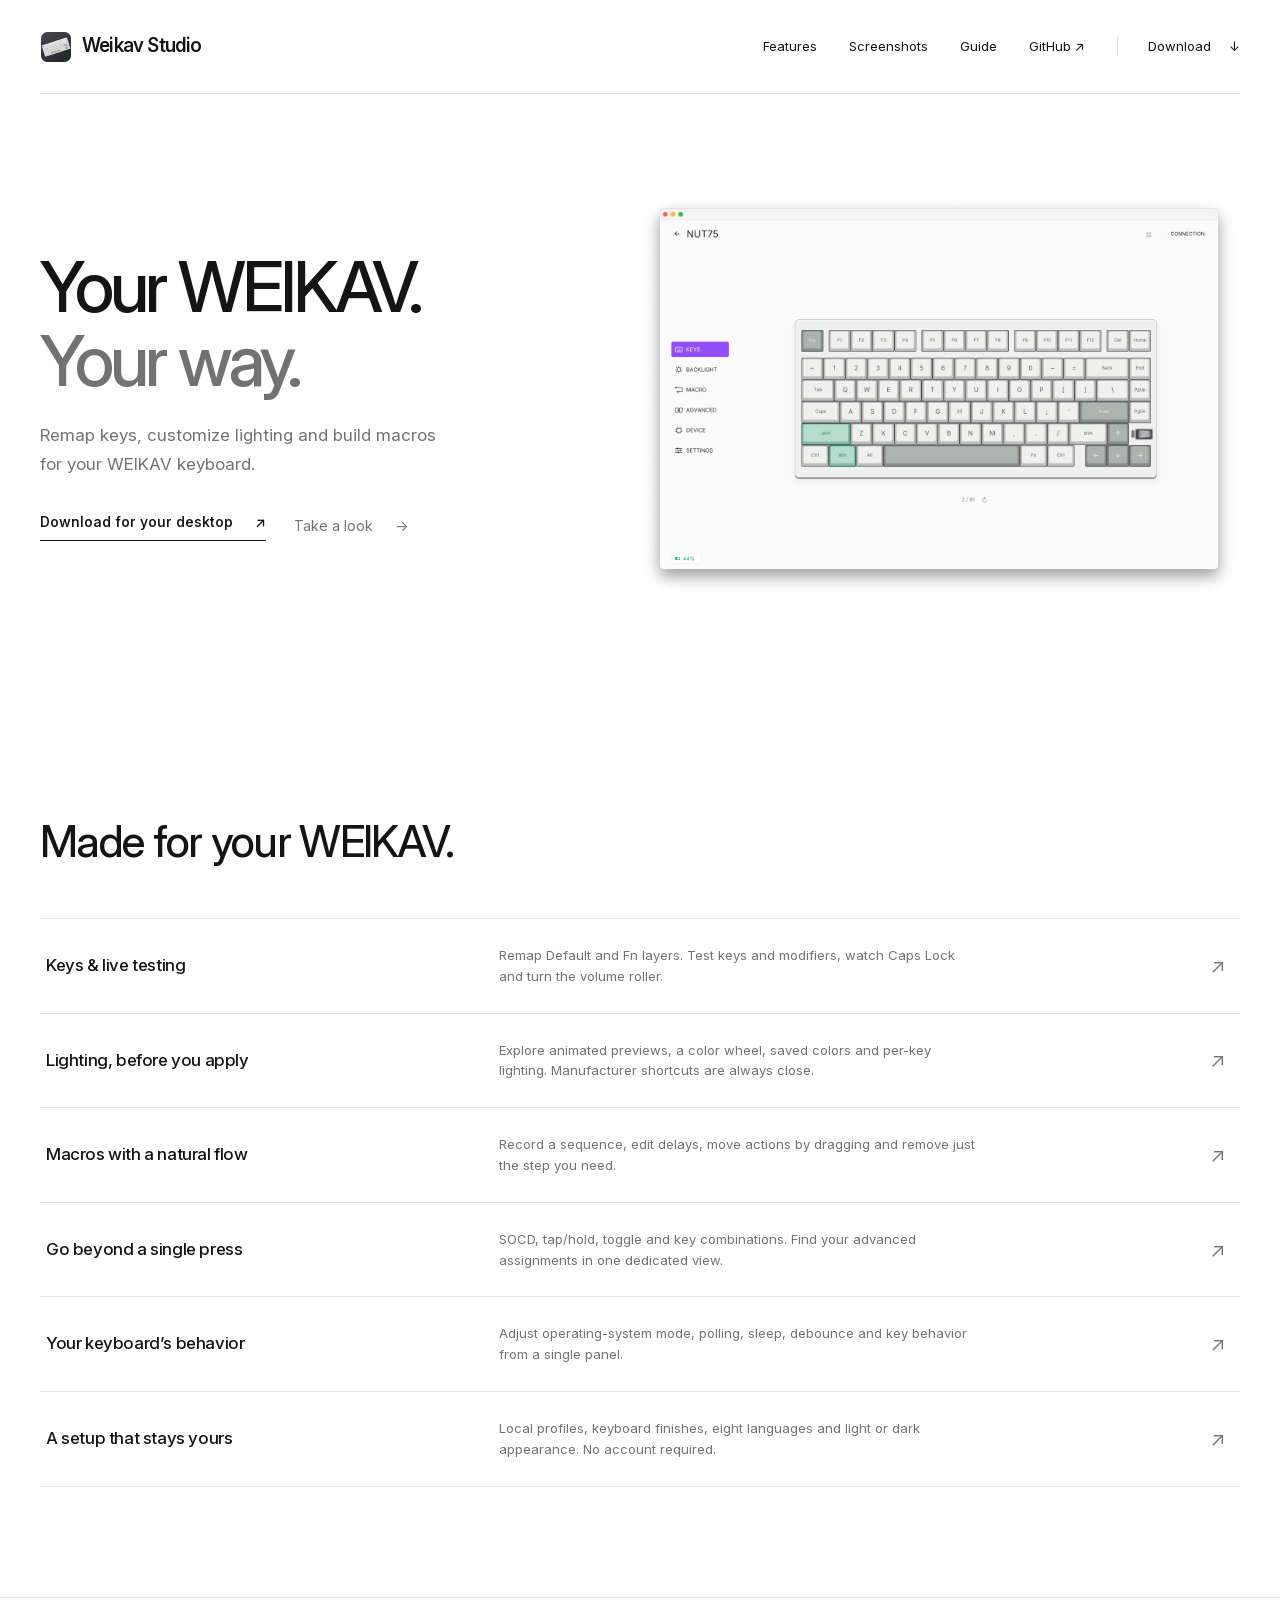
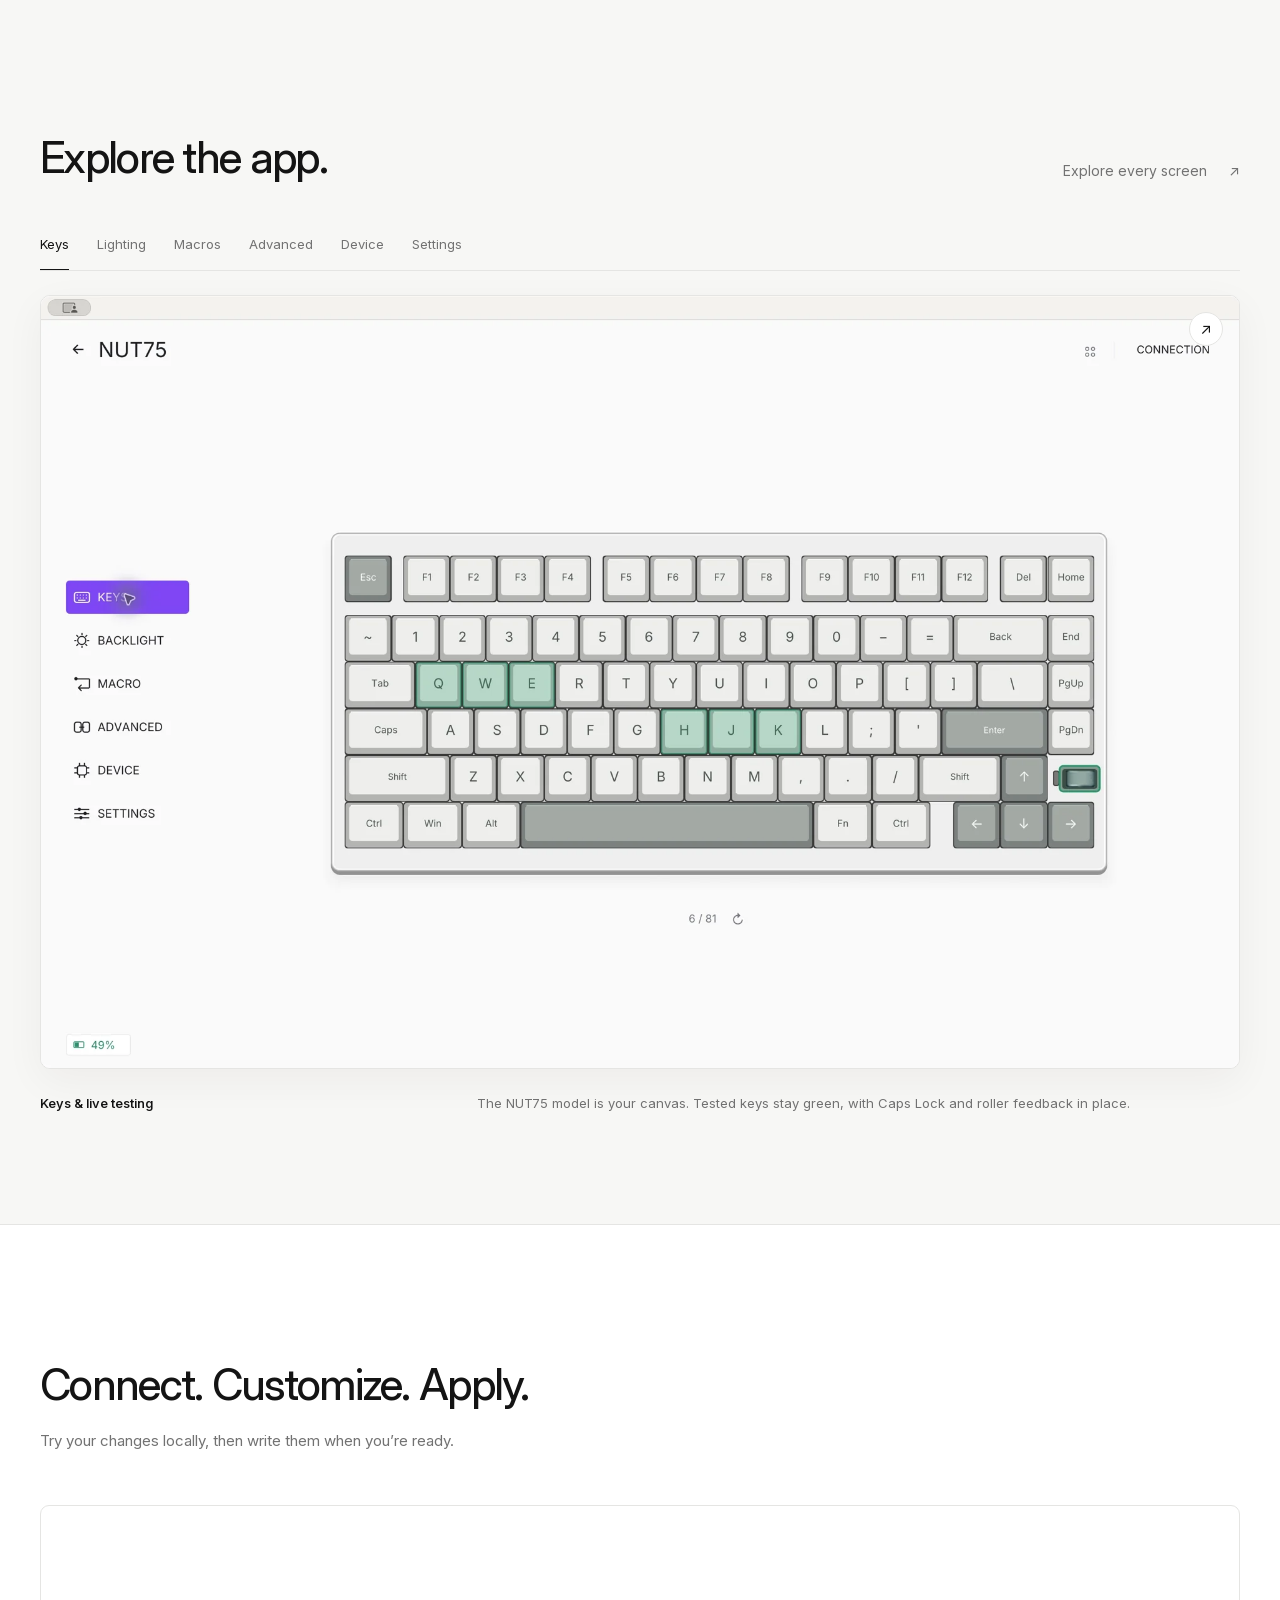
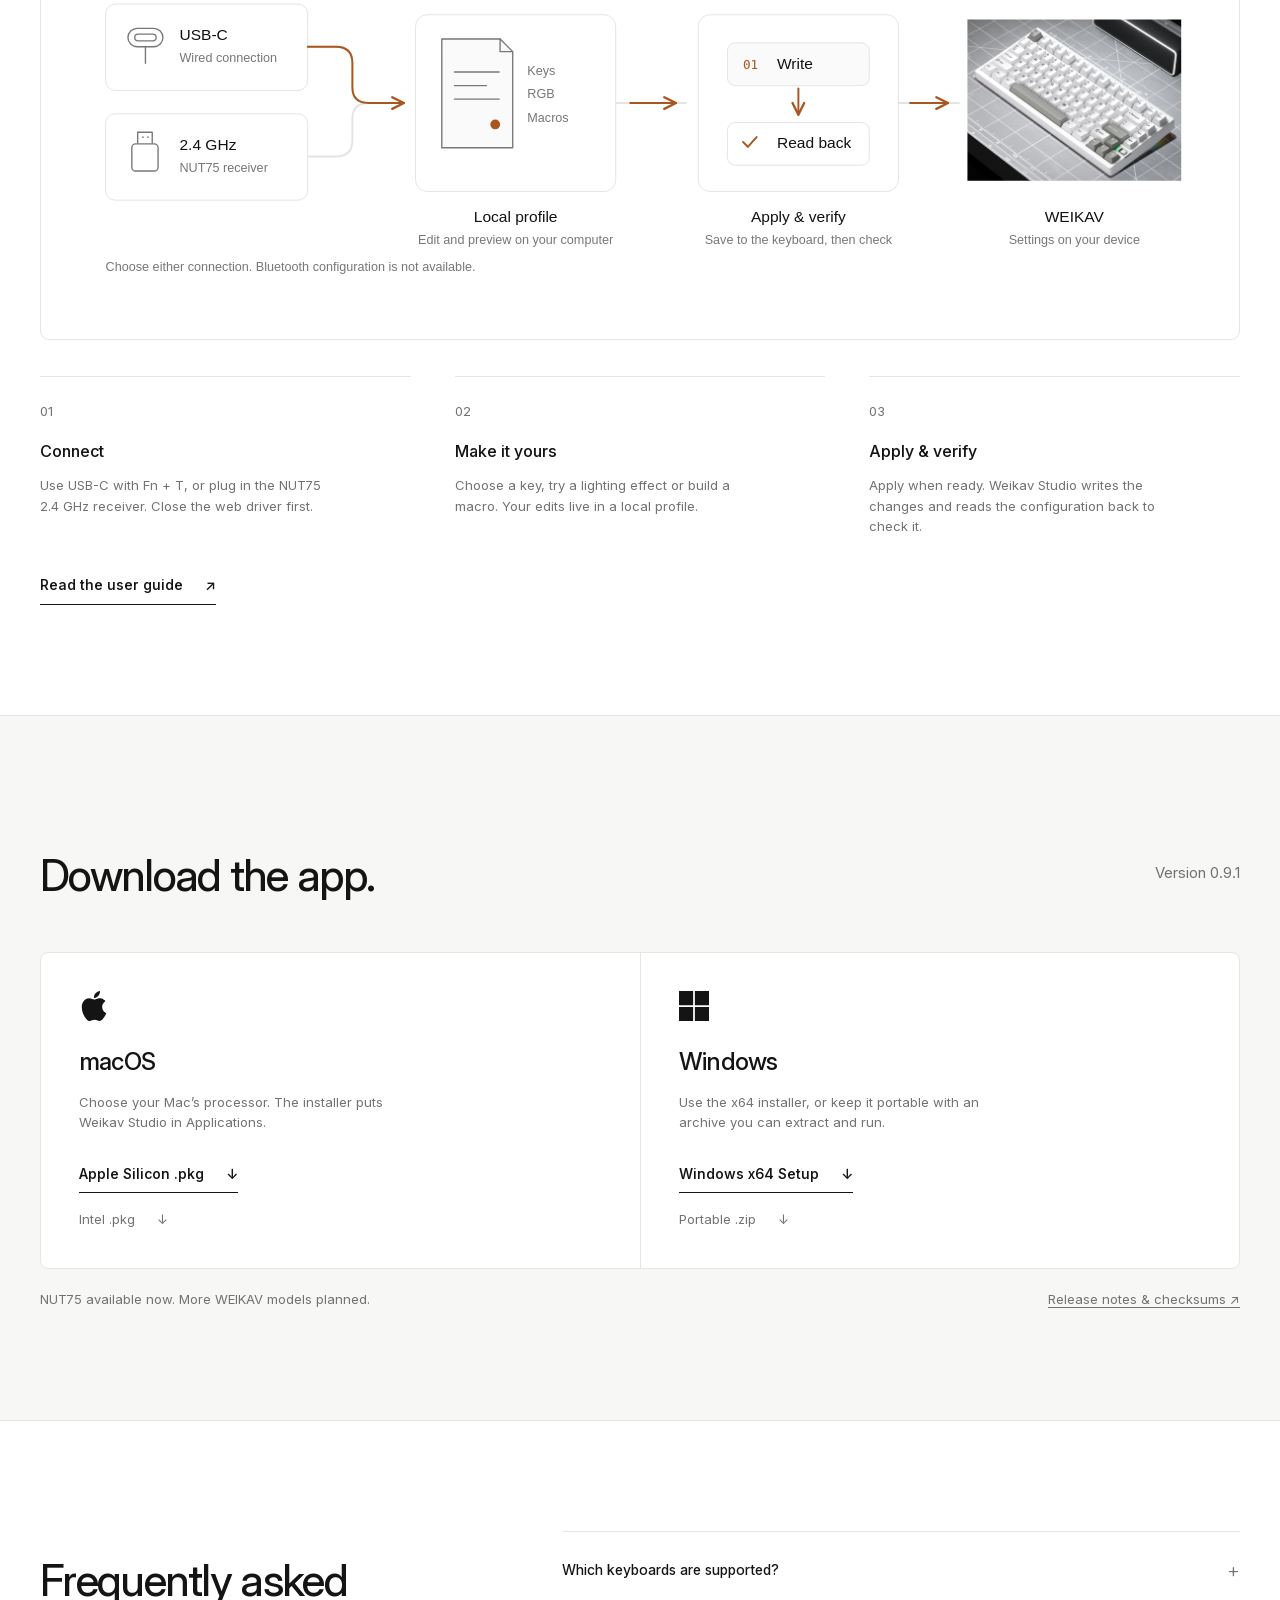
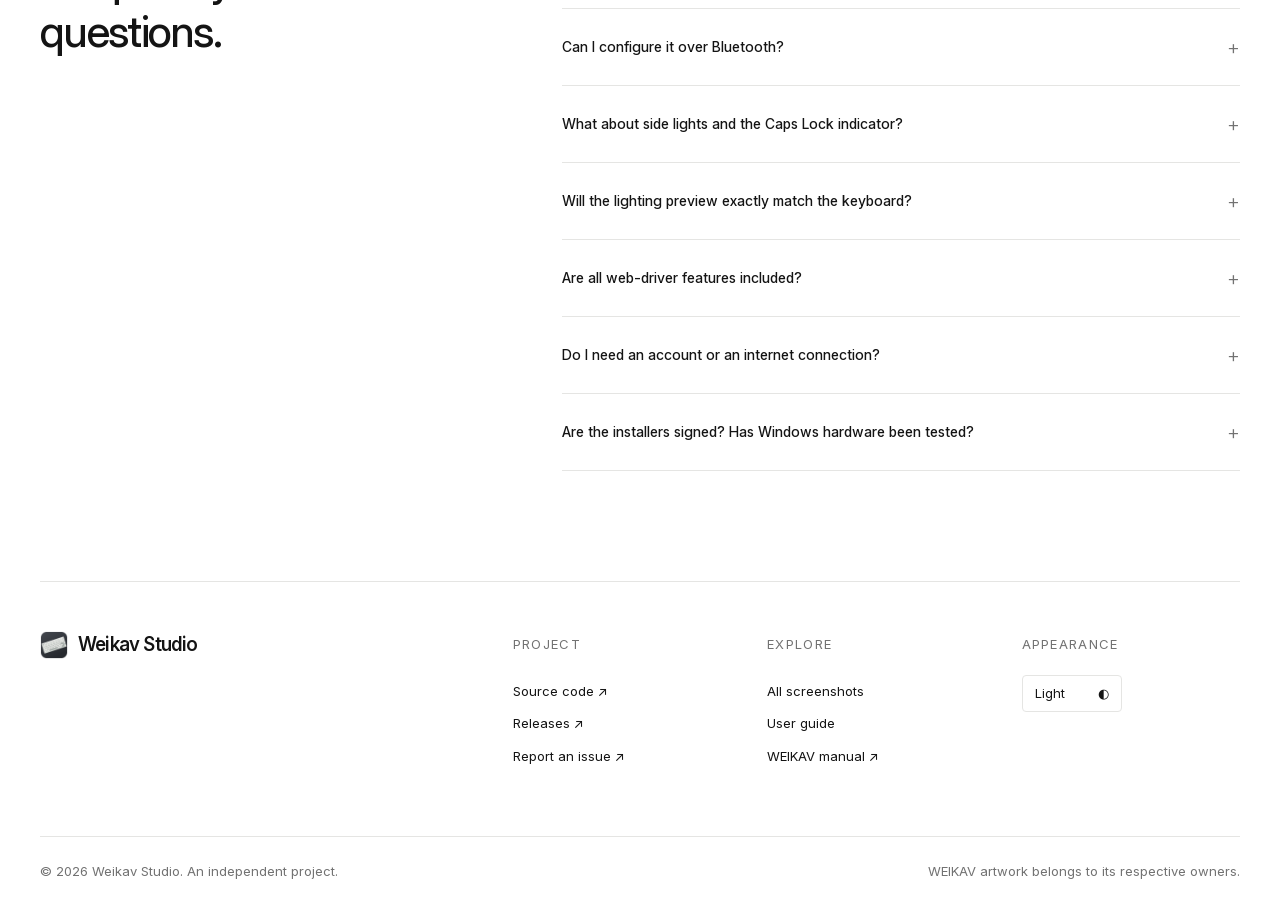
<file: website/index.html>
<!doctype html>
<html lang="en">
<head>
  <meta charset="utf-8"><meta name="viewport" content="width=device-width,initial-scale=1">
  <meta name="theme-color" content="#ffffff"><meta name="description" content="A native desktop companion for WEIKAV keyboards. Customize keys, lighting and macros on macOS and Windows. Starting with NUT75.">
  <meta property="og:title" content="Weikav Studio — Your keyboard. Your way."><meta property="og:description" content="A growing native companion for WEIKAV keyboards on macOS and Windows. NUT75 support is available now."><meta property="og:image" content="https://luongwnv.github.io/weikav-app/assets/screenshots/keys.webp">
  <link rel="icon" href="assets/app-icon.png"><link rel="stylesheet" href="styles.css"><title>Weikav Studio — Your keyboard. Your way.</title>
</head>
<body>
<a class="skip" href="#main">Skip to content</a>
<header class="nav wrap"><a class="brand" href="#"><img src="assets/app-icon.png" alt="" width="32" height="32">Weikav Studio</a><button class="menu-toggle" aria-label="Toggle navigation" aria-expanded="false">Menu <span>+</span></button><nav aria-label="Main navigation"><a href="#features">Features</a><a href="#screenshots">Screenshots</a><a href="#guide">Guide</a><a href="https://github.com/luongwnv/Weikav-Keyboard-Application" target="_blank" rel="noopener">GitHub ↗</a><a class="nav-download" href="#download">Download <span>↓</span></a></nav></header>
<main id="main">
<section class="hero wrap">
 <div class="hero-copy"><h1>Your WEIKAV.<br><span>Your way.</span></h1><p>Remap keys, customize lighting and build macros for your WEIKAV keyboard.</p><div class="hero-actions"><a class="arrow-link" href="#download">Download for your desktop <span>↗</span></a><a class="quiet-link" href="#screenshots">Take a look <span>→</span></a></div></div>
 <div class="hero-art"><img class="hero-screenshot" src="assets/screenshots/hero-keys.png" alt="Weikav Studio Keys screen showing the WEIKAV NUT75 and tested keys" fetchpriority="high"></div>
</section>

<section id="features" class="section wrap">
 <div class="section-heading"><h2>Made for your WEIKAV.</h2></div>
 <div class="feature-table">
  <a href="#screenshots" data-view="keys"><h3>Keys & live testing</h3><p>Remap Default and Fn layers. Test keys and modifiers, watch Caps Lock and turn the volume roller.</p><span class="feature-arrow">↗</span></a>
  <a href="#screenshots" data-view="lighting-effects"><h3>Lighting, before you apply</h3><p>Explore animated previews, a color wheel, saved colors and per-key lighting. Manufacturer shortcuts are always close.</p><span class="feature-arrow">↗</span></a>
  <a href="#screenshots" data-view="macros"><h3>Macros with a natural flow</h3><p>Record a sequence, edit delays, move actions by dragging and remove just the step you need.</p><span class="feature-arrow">↗</span></a>
  <a href="#screenshots" data-view="advanced-keys"><h3>Go beyond a single press</h3><p>SOCD, tap/hold, toggle and key combinations. Find your advanced assignments in one dedicated view.</p><span class="feature-arrow">↗</span></a>
  <a href="#screenshots" data-view="device-settings"><h3>Your keyboard’s behavior</h3><p>Adjust operating-system mode, polling, sleep, debounce and key behavior from a single panel.</p><span class="feature-arrow">↗</span></a>
  <a href="#screenshots" data-view="settings"><h3>A setup that stays yours</h3><p>Local profiles, keyboard finishes, eight languages and light or dark appearance. No account required.</p><span class="feature-arrow">↗</span></a>
 </div>
</section>
<section id="screenshots" class="section gallery-section">
 <div class="wrap"><div class="section-heading horizontal"><div><h2>Explore the app.</h2></div><a class="quiet-link" href="screenshots.html">Explore every screen <span>↗</span></a></div>
 <div class="gallery-tabs" role="tablist" aria-label="App screens"><button role="tab" data-screen="keys" aria-selected="true">Keys</button><button role="tab" data-screen="lighting-effects" aria-selected="false">Lighting</button><button role="tab" data-screen="macros" aria-selected="false">Macros</button><button role="tab" data-screen="advanced-keys" aria-selected="false">Advanced</button><button role="tab" data-screen="device-settings" aria-selected="false">Device</button><button role="tab" data-screen="settings" aria-selected="false">Settings</button></div>
 <div class="gallery-frame"><button class="expand-shot" aria-label="Enlarge screenshot">↗</button><img id="main-shot" src="assets/screenshots/keys.webp" alt="Keys and live keyboard testing" loading="lazy"></div><div class="gallery-caption"><span id="shot-title">Keys & live testing</span><p id="shot-description">The NUT75 model is your canvas. Tested keys stay green, with Caps Lock and roller feedback in place.</p></div></div>
</section>
<section id="guide" class="section wrap"><div class="section-heading"><h2>Connect. Customize. Apply.</h2><p>Try your changes locally, then write them when you’re ready.</p></div><div class="flow-frame"><img src="assets/connection-flow.svg" alt="USB-C or 2.4 GHz connects to a local profile; Apply writes the configuration and reads it back to verify" loading="lazy"></div><div class="steps"><article><span>01</span><h3>Connect</h3><p>Use USB-C with Fn + T, or plug in the NUT75 2.4 GHz receiver. Close the web driver first.</p></article><article><span>02</span><h3>Make it yours</h3><p>Choose a key, try a lighting effect or build a macro. Your edits live in a local profile.</p></article><article><span>03</span><h3>Apply & verify</h3><p>Apply when ready. Weikav Studio writes the changes and reads the configuration back to check it.</p></article></div><a class="arrow-link" href="https://github.com/luongwnv/Weikav-Keyboard-Application#readme">Read the user guide <span>↗</span></a></section>
<section id="download" class="section download-section"><div class="wrap"><div class="section-heading horizontal"><div><h2>Download the app.</h2></div><p class="version-label">Version 0.9.1</p></div><div class="download-grid"><article><svg class="platform-mark" viewBox="0 0 24 24" aria-hidden="true"><path d="M12.152 6.896c-.948 0-2.415-1.078-3.96-1.04-2.04.027-3.91 1.183-4.961 3.014-2.117 3.675-.546 9.103 1.519 12.09 1.013 1.454 2.208 3.09 3.792 3.039 1.52-.065 2.09-.987 3.935-.987 1.831 0 2.35.987 3.96.948 1.637-.026 2.676-1.48 3.676-2.948 1.156-1.688 1.636-3.325 1.662-3.415-.039-.013-3.182-1.221-3.22-4.857-.026-3.04 2.48-4.494 2.597-4.559-1.429-2.09-3.623-2.324-4.39-2.376-2-.156-3.675 1.09-4.61 1.09zM15.53 3.83c.843-1.012 1.4-2.427 1.245-3.83-1.207.052-2.662.805-3.532 1.818-.78.896-1.454 2.338-1.273 3.714 1.338.104 2.715-.688 3.559-1.701"/></svg><h3>macOS</h3><p>Choose your Mac’s processor. The installer puts Weikav Studio in Applications.</p><a class="arrow-link" data-download="mac-arm" href="https://github.com/luongwnv/Weikav-Keyboard-Application/releases/download/v0.9.1/Weikav-Studio-0.9.1-macOS-AppleSilicon.pkg">Apple Silicon .pkg <span>↓</span></a><a class="quiet-link" data-download="mac-intel" href="https://github.com/luongwnv/Weikav-Keyboard-Application/releases/download/v0.9.1/Weikav-Studio-0.9.1-macOS-Intel.pkg">Intel .pkg <span>↓</span></a></article><article><svg class="platform-mark" viewBox="0 0 24 24" aria-hidden="true"><path d="M0 0h11.3v11.3H0zM12.7 0H24v11.3H12.7zM0 12.7h11.3V24H0zM12.7 12.7H24V24H12.7z"/></svg><h3>Windows</h3><p>Use the x64 installer, or keep it portable with an archive you can extract and run.</p><a class="arrow-link" data-download="windows-setup" href="https://github.com/luongwnv/Weikav-Keyboard-Application/releases/download/v0.9.1/Weikav-Studio-0.9.1-Windows-x64-Setup.exe">Windows x64 Setup <span>↓</span></a><a class="quiet-link" data-download="windows-zip" href="https://github.com/luongwnv/Weikav-Keyboard-Application/releases/download/v0.9.1/Weikav-Studio-0.9.1-Windows-x64.zip">Portable .zip <span>↓</span></a></article></div><div class="download-foot"><span>NUT75 available now. More WEIKAV models planned.</span><a href="https://github.com/luongwnv/Weikav-Keyboard-Application/releases/latest">Release notes & checksums ↗</a></div></div></section>
<section id="faq" class="section wrap faq"><div class="section-heading"><h2>Frequently asked questions.</h2></div><div class="faq-list"><details><summary>Which keyboards are supported?<span>+</span></summary><p>Weikav Studio is being developed for the WEIKAV keyboard range. NUT75 is the first supported model in the current release, using USB-C or its 2.4 GHz receiver. More models will be added over time.</p></details><details><summary>Can I configure it over Bluetooth?<span>+</span></summary><p>Bluetooth configuration is not supported. Use a USB-C data cable and select USB mode with Fn + T, or use the NUT75 receiver.</p></details><details><summary>What about side lights and the Caps Lock indicator?<span>+</span></summary><p>They are separate from normal key backlighting. App control depends on firmware, and is unavailable on the tested firmware 1.40. Each lighting tab shows the relevant shortcuts from the manufacturer’s manual.</p></details><details><summary>Will the lighting preview exactly match the keyboard?<span>+</span></summary><p>The preview illustrates the effect’s movement. Firmware can render it differently and some effects use automatic RGB colors. The app only enables controls supported by the selected mode.</p></details><details><summary>Are all web-driver features included?<span>+</span></summary><p>Keys, macros, advanced bindings, local profiles and core lighting/device settings are available. GIF/animation upload, audio/AI lighting, firmware updates and factory reset are not included.</p></details><details><summary>Do I need an account or an internet connection?<span>+</span></summary><p>No account is required. Configuration, profiles, fonts and all eight UI languages work locally. Internet is only needed to download the app or open external guides.</p></details><details><summary>Are the installers signed? Has Windows hardware been tested?<span>+</span></summary><p>Current installers are not signed with an Apple Developer ID or Windows publisher certificate. macOS and Windows packages are built on their respective systems. Physical keyboard checks have been performed on macOS; Windows hardware behavior is not yet verified.</p></details></div></section>
</main><footer class="footer wrap"><div><a class="brand" href="#"><img src="assets/app-icon.png" width="28" height="28" alt="">Weikav Studio</a></div><div><span>PROJECT</span><a href="https://github.com/luongwnv/Weikav-Keyboard-Application">Source code ↗</a><a href="https://github.com/luongwnv/Weikav-Keyboard-Application/releases">Releases ↗</a><a href="https://github.com/luongwnv/Weikav-Keyboard-Application/issues">Report an issue ↗</a></div><div><span>EXPLORE</span><a href="screenshots.html">All screenshots</a><a href="#guide">User guide</a><a href="https://drive.google.com/file/d/12tl04Z6Ol5kfUWCdcbDVPiEMCkWKF_vb/view">WEIKAV manual ↗</a></div><div class="footer-theme"><span>APPEARANCE</span><button id="theme-toggle" aria-label="Switch to dark theme">Light <span>◐</span></button></div><div class="footer-bottom"><span>© 2026 Weikav Studio. An independent project.</span><span>WEIKAV artwork belongs to its respective owners.</span></div></footer>
<dialog id="shot-dialog" aria-label="Screenshot viewer"><button class="dialog-close" aria-label="Close screenshot">×</button><button class="dialog-prev" aria-label="Previous screenshot">←</button><img alt=""><button class="dialog-next" aria-label="Next screenshot">→</button><p></p></dialog>
<script src="app.js" defer></script></body></html>
</file>
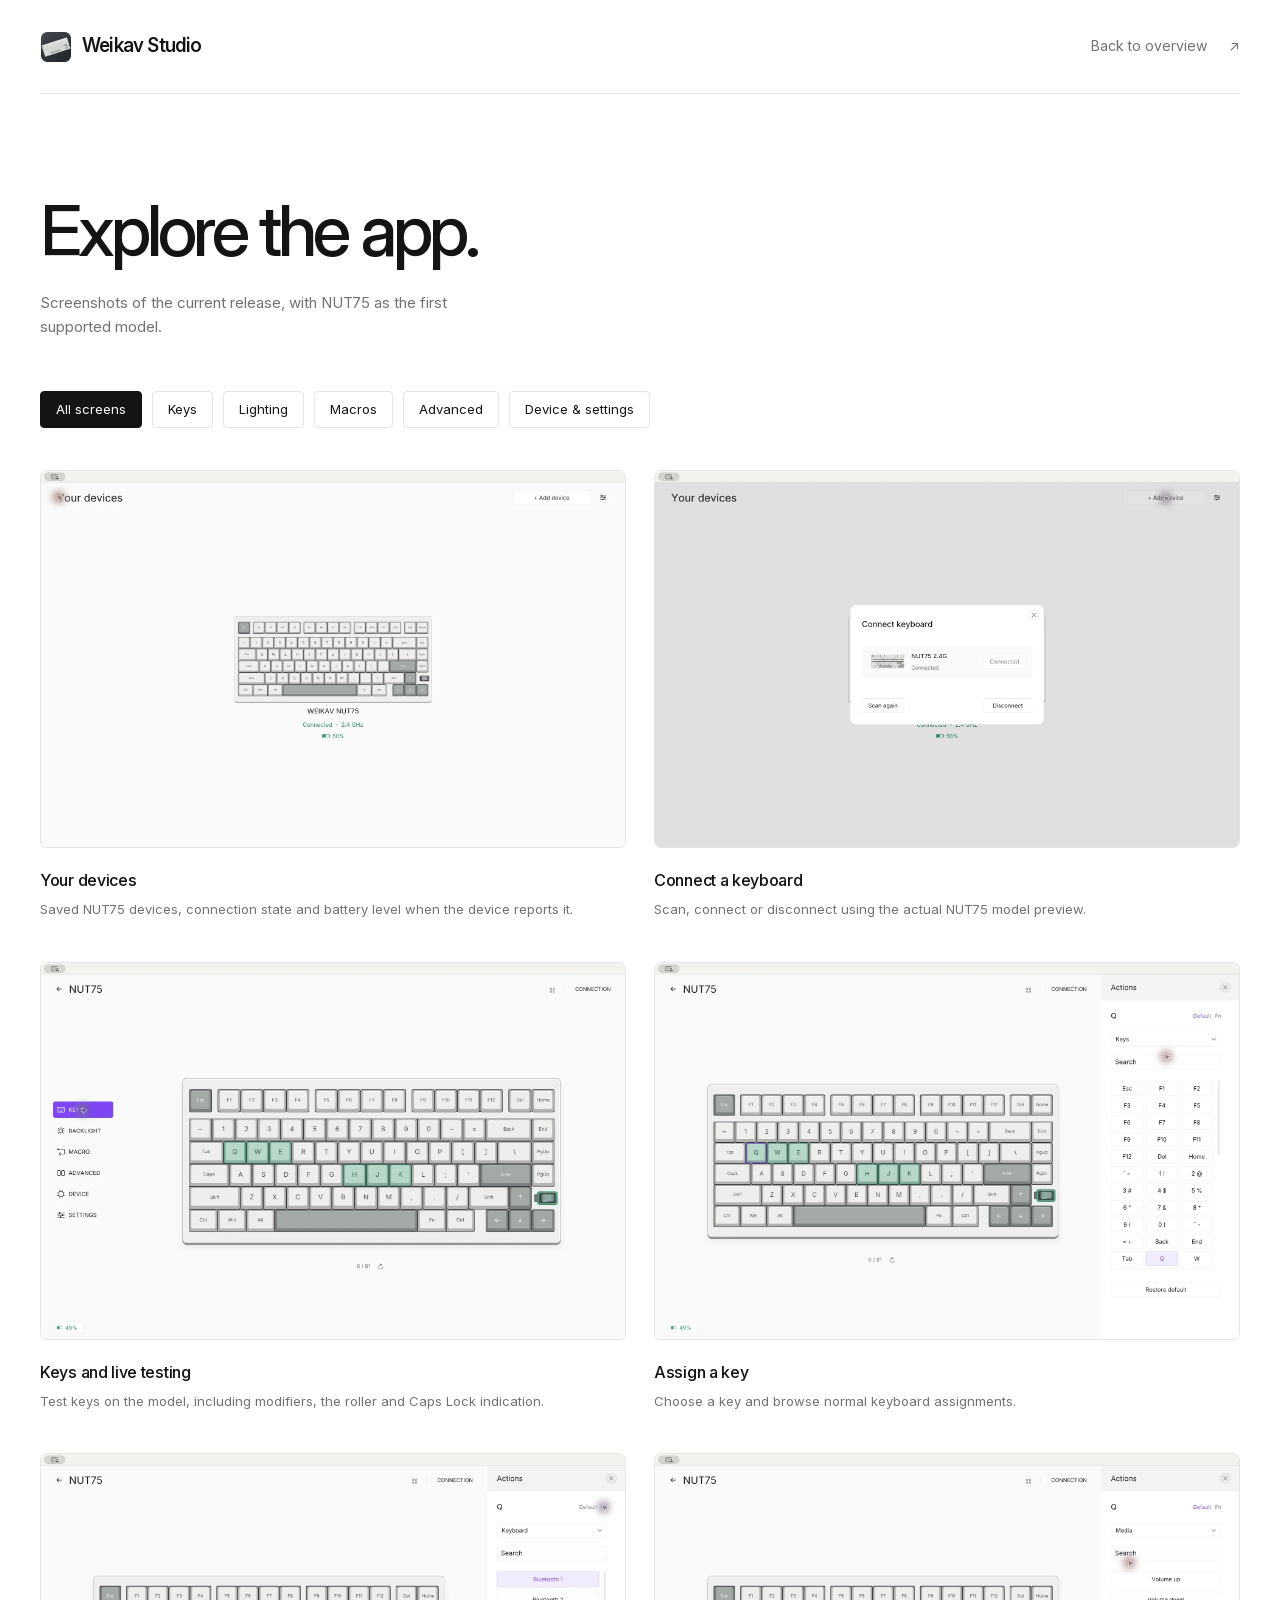
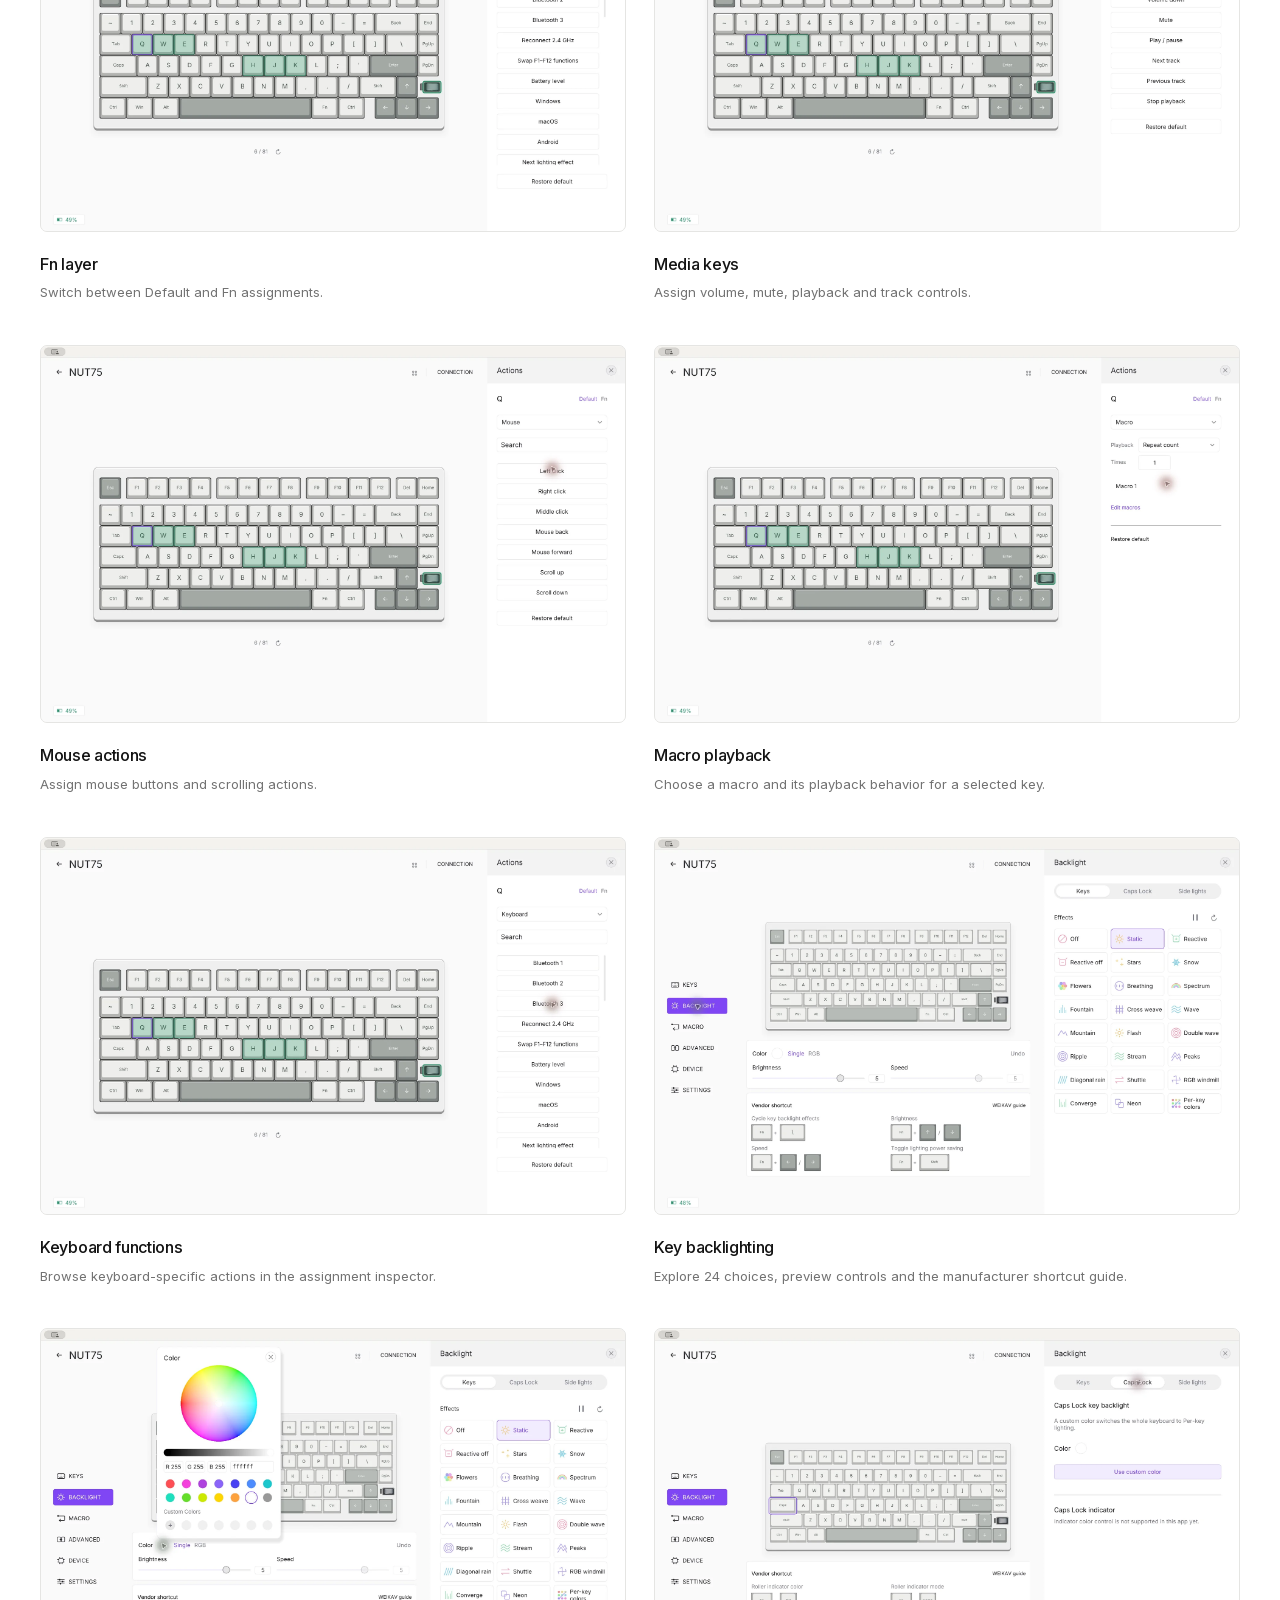
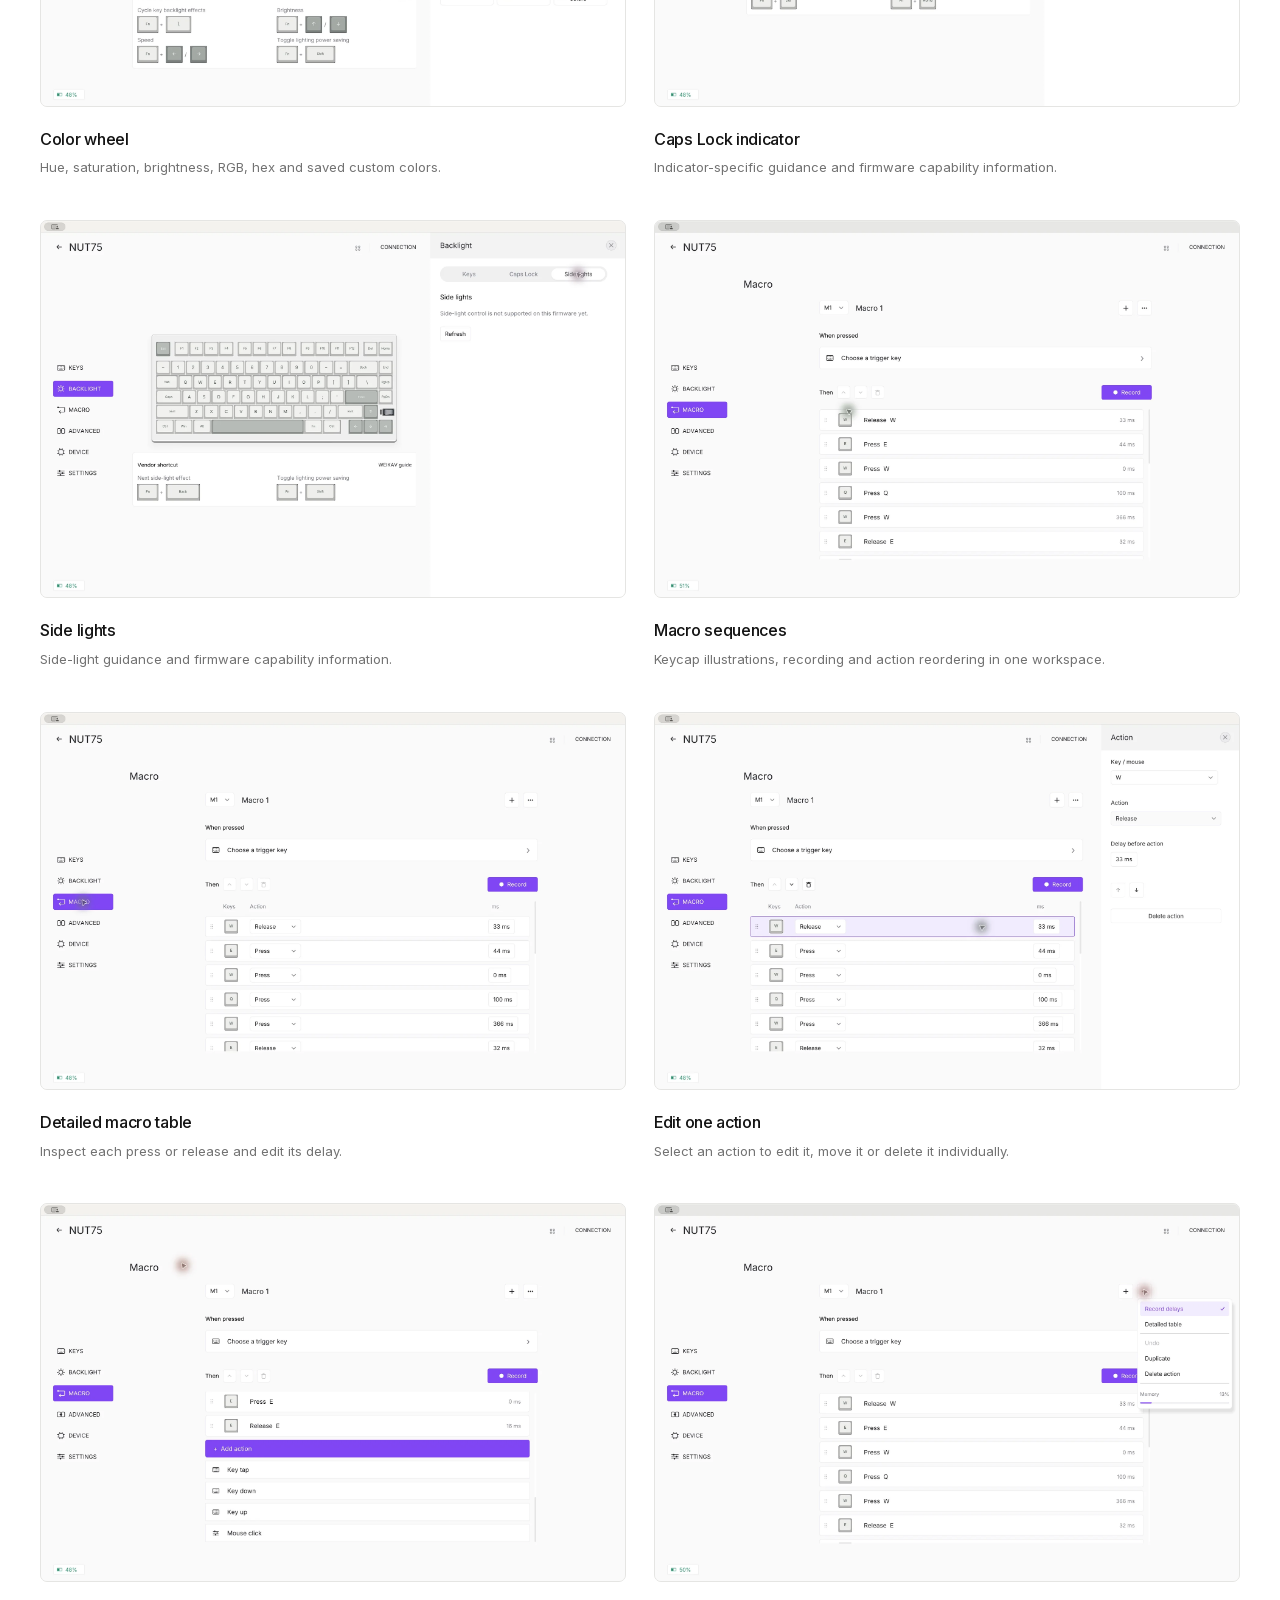
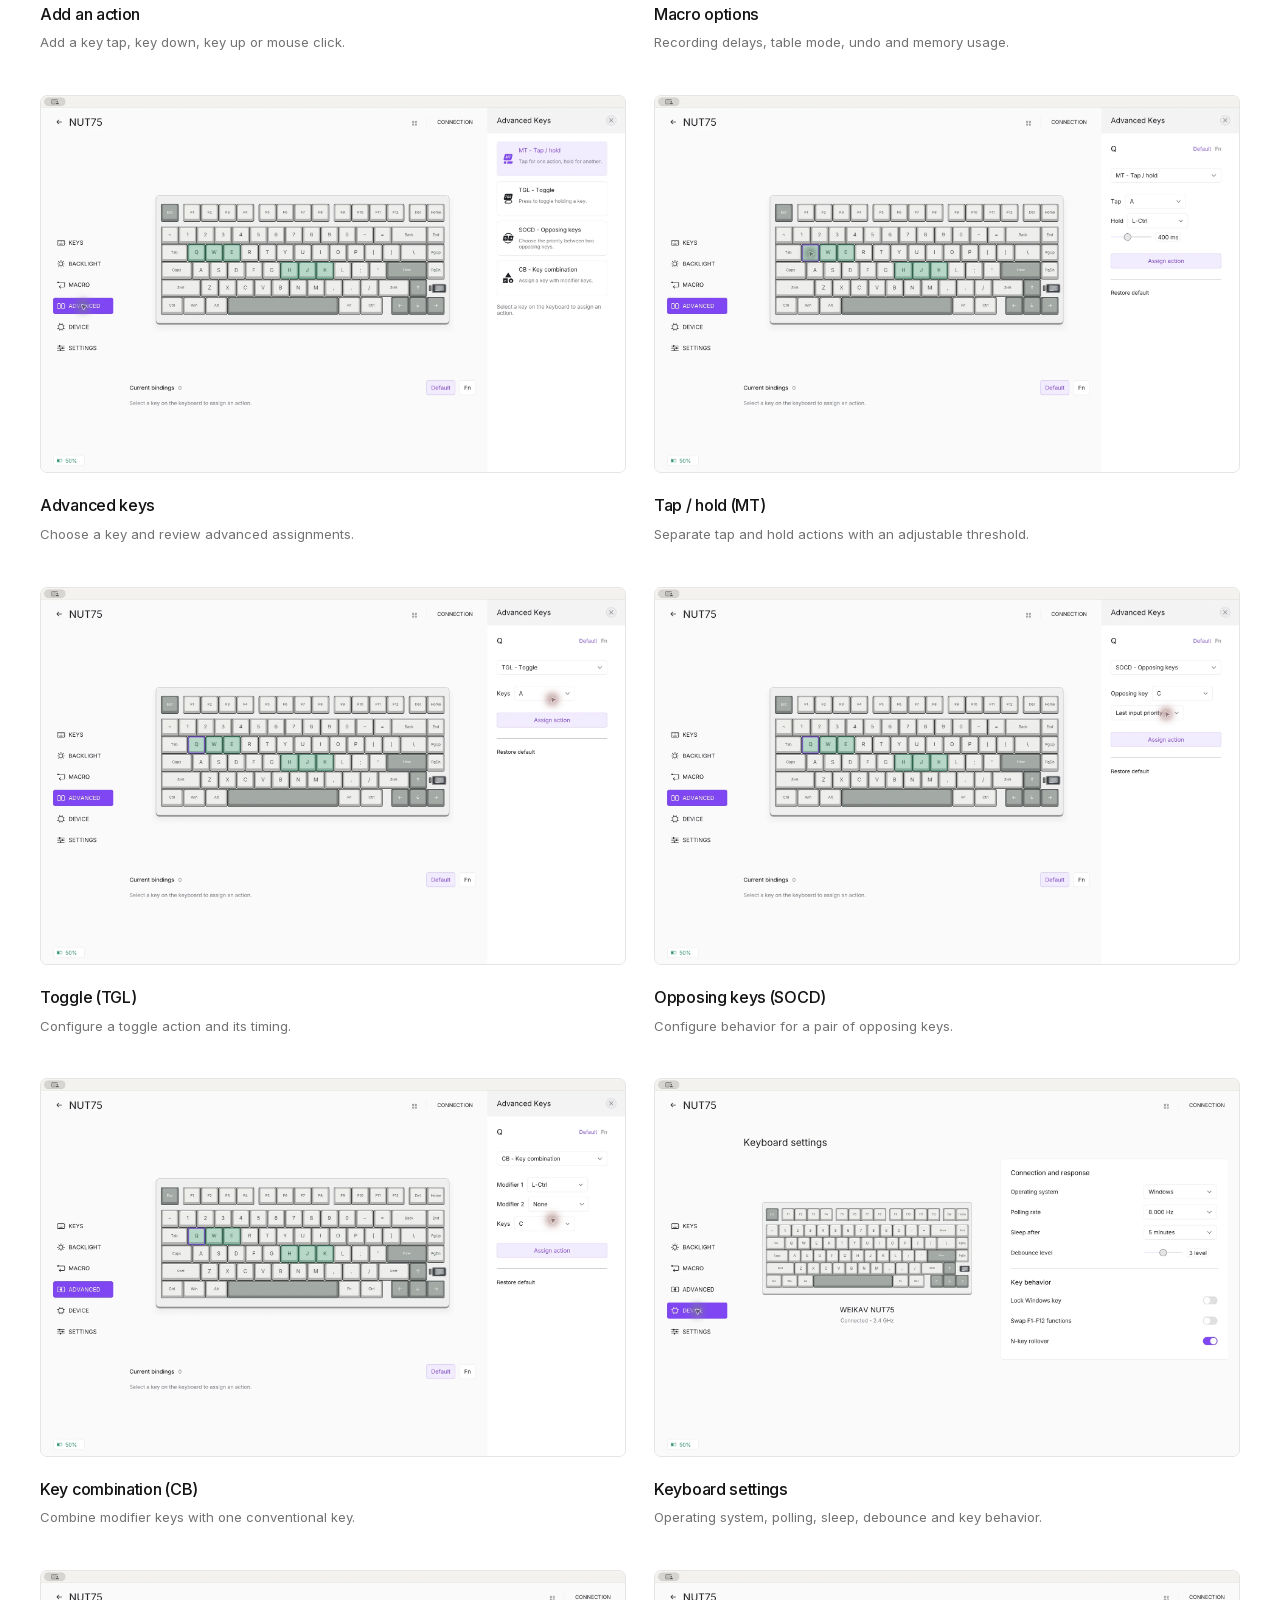
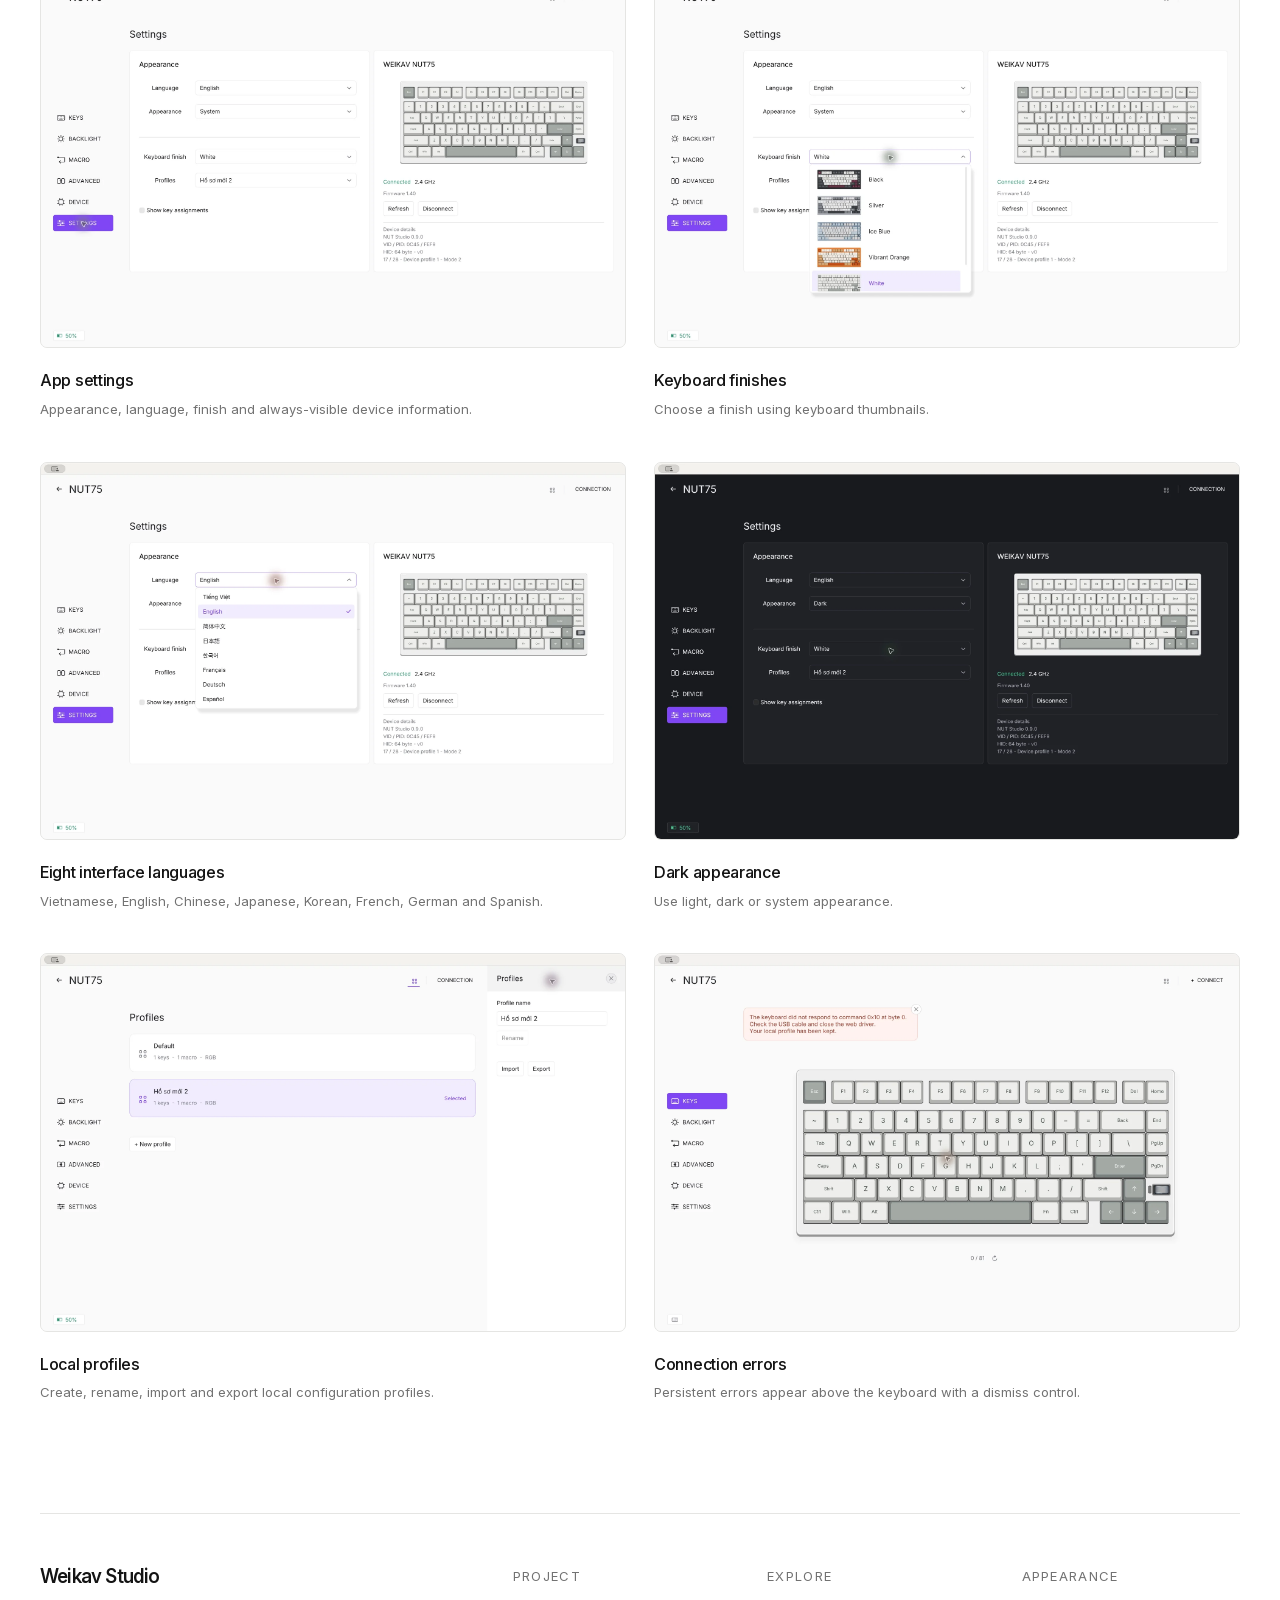
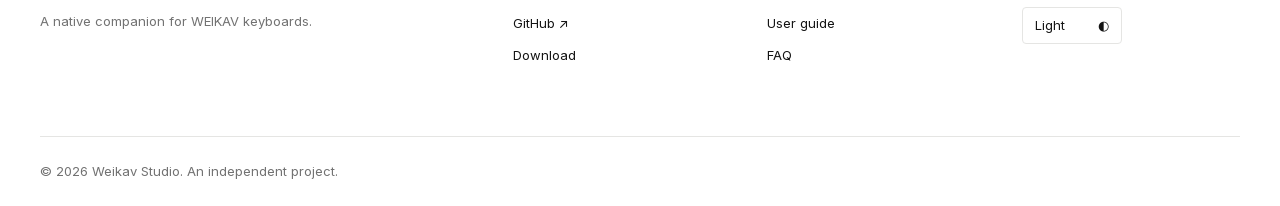
<file: website/screenshots.html>
<!doctype html><html lang="en"><head><meta charset="utf-8"><meta name="viewport" content="width=device-width,initial-scale=1"><meta name="theme-color" content="#ffffff"><meta name="description" content="Explore the Weikav Studio screens: keys, lighting, macros, advanced bindings, device settings and profiles."><link rel="icon" href="assets/app-icon.png"><link rel="stylesheet" href="styles.css"><title>Screenshots — Weikav Studio</title></head><body><a class="skip" href="#main">Skip to content</a><header class="nav wrap"><a class="brand" href="./"><img src="assets/app-icon.png" width="32" height="32" alt="">Weikav Studio</a><a class="quiet-link" href="./">Back to overview <span>↗</span></a></header><main id="main" class="wrap section screens-page"><div class="section-heading"><h1>Explore the app.</h1><p>Screenshots of the current release, with NUT75 as the first supported model.</p></div><div class="gallery-filters" aria-label="Filter screenshots"><button data-filter="all" aria-pressed="true">All screens</button><button data-filter="keys" aria-pressed="false">Keys</button><button data-filter="lighting" aria-pressed="false">Lighting</button><button data-filter="macros" aria-pressed="false">Macros</button><button data-filter="advanced" aria-pressed="false">Advanced</button><button data-filter="settings" aria-pressed="false">Device & settings</button></div><div id="all-screens" class="screens-grid"></div></main><footer class="footer wrap"><div><a class="brand" href="./">Weikav Studio</a><p>A native companion for WEIKAV keyboards.</p></div><div><span>PROJECT</span><a href="https://github.com/luongwnv/Weikav-Keyboard-Application">GitHub ↗</a><a href="./#download">Download</a></div><div><span>EXPLORE</span><a href="./#guide">User guide</a><a href="./#faq">FAQ</a></div><div class="footer-theme"><span>APPEARANCE</span><button id="theme-toggle">Light <span>◐</span></button></div><div class="footer-bottom"><span>© 2026 Weikav Studio. An independent project.</span></div></footer><dialog id="shot-dialog" aria-label="Screenshot viewer"><button class="dialog-close" aria-label="Close screenshot">×</button><button class="dialog-prev" aria-label="Previous screenshot">←</button><img alt=""><button class="dialog-next" aria-label="Next screenshot">→</button><p></p></dialog><script src="app.js" defer></script></body></html>
</file>
<file: website/styles.css>
@font-face{font-family:Inter;src:url('assets/InterVariable.ttf') format('truetype');font-weight:100 900;font-display:swap}:root{--bg:#fff;--ink:#141414;--muted:#727272;--line:#e5e5e3;--soft:#f7f7f5;--accent:#9b542c;--serif:#eed4b8;--shadow:0 12px 40px #24170b0c;color-scheme:light}*{box-sizing:border-box}html{scroll-behavior:smooth;scroll-padding-top:80px}body{margin:0;background:var(--bg);color:var(--ink);font-family:Inter,Arial,sans-serif;font-size:15px;line-height:1.6;-webkit-font-smoothing:antialiased}body.dark{--bg:#171715;--ink:#eeeee9;--muted:#a8a8a0;--line:#363632;--soft:#20201d;--accent:#e3a47b;--shadow:0 12px 40px #0002;color-scheme:dark}a{color:inherit;text-decoration:none}button{font:inherit;color:inherit;cursor:pointer}button,a{-webkit-tap-highlight-color:transparent}button:focus-visible,a:focus-visible,summary:focus-visible{outline:2px solid var(--accent);outline-offset:5px}button{background:none;border:0}img{max-width:100%;display:block}.wrap{width:min(1200px,calc(100% - 72px));margin-inline:auto}.nav{height:94px;display:flex;align-items:center;justify-content:space-between;gap:20px;border-bottom:1px solid var(--line)}.brand{font-size:19px;font-weight:580;letter-spacing:-.8px;display:inline-flex;align-items:center;gap:10px;white-space:nowrap}.brand img{border-radius:6px}.nav nav{display:flex;align-items:center;gap:32px;font-size:13px}.nav nav>a{transition:color .2s}.nav nav>a:hover,.footer a:hover{color:var(--accent)}.nav-download{border-left:1px solid var(--line);padding-left:30px}.nav-download span{margin-left:14px}.menu-toggle{display:none}.hero{display:grid;grid-template-columns:1fr 1.12fr;gap:60px;align-items:center;padding-block:100px 84px}.eyebrow{font-size:13px;letter-spacing:.11em;font-weight:500;text-transform:uppercase;display:flex;align-items:center;gap:9px;color:var(--muted)}.status-dot{width:6px;height:6px;border-radius:50%;background:var(--accent)}h1{font-size:clamp(48px,5.5vw,76px);line-height:1.04;font-weight:490;letter-spacing:-4px;margin:30px 0 24px}h1 span{color:var(--muted)}.hero-copy>p{max-width:410px;font-size:17px;line-height:1.7;color:var(--muted)}.hero-actions{display:flex;gap:28px;flex-wrap:wrap;align-items:center;margin-top:32px}.arrow-link,.quiet-link{display:inline-flex;align-items:center;gap:22px;font-size:14px}.arrow-link{border-bottom:1px solid var(--ink);padding-bottom:7px;font-weight:550}.arrow-link span,.quiet-link span{transition:transform .2s}.arrow-link:hover span,.quiet-link:hover span{transform:translate(3px,-3px)}.quiet-link{color:var(--muted)}.hero-platforms{font-size:13px;color:var(--muted);margin-top:30px;display:flex;flex-wrap:wrap;gap:10px}.hero-platforms span{color:#bbb}.hero-art{position:relative;min-width:0;padding:24px 0 26px;background:radial-gradient(ellipse at 80% 75%,#eda76e 0,#e9cbaa 30%,#f4e8d8 62%,#f6f3ec 90%);border-radius:4px;overflow:hidden;isolation:isolate}.hero-art:after{content:"";position:absolute;inset:0;opacity:.11;pointer-events:none;background-image:url("data:image/svg+xml,%3Csvg viewBox='0 0 180 180' xmlns='http://www.w3.org/2000/svg'%3E%3Cfilter id='n'%3E%3CfeTurbulence type='fractalNoise' baseFrequency='.9' numOctaves='3' stitchTiles='stitch'/%3E%3C/filter%3E%3Crect width='100%25' height='100%25' opacity='.5' filter='url(%23n)'/%3E%3C/svg%3E")}.art-caption,.art-foot{display:flex;justify-content:space-between;gap:12px;padding-inline:24px;color:#684d39;font-size:13px;letter-spacing:.1em}.product-window{width:calc(100% - 42px);margin:70px 0 70px 42px;border:1px solid #ded8d0;border-right:0;border-radius:8px 0 0 8px;overflow:hidden;background:#fafafa;box-shadow:0 20px 50px #75513b25;transform:perspective(1000px) rotateY(-6deg) rotateZ(-2deg);transition:transform .8s}.hero-art:hover .product-window{transform:perspective(1000px) rotateY(0) rotateZ(0)}.product-window img{width:100%;aspect-ratio:1.6;object-fit:cover;object-position:center}.product-window img.fallback{object-fit:contain;padding:30px}.art-foot{font-size:13px;letter-spacing:0}.facts{border-top:1px solid var(--line);border-bottom:1px solid var(--line);display:grid;grid-template-columns:repeat(4,1fr);padding-block:26px}.facts>div{padding-left:26px;border-left:1px solid var(--line);display:flex;flex-direction:column;gap:5px}.facts>div:first-child{padding-left:0;border:0}.facts strong{font-size:27px;line-height:1.2;font-weight:460;letter-spacing:-1px}.facts span{font-size:13px;color:var(--muted)}.section{padding-block:110px}.section-heading{margin-bottom:52px}.section-heading h2{font-size:clamp(32px,3.4vw,46px);line-height:1.16;font-weight:470;letter-spacing:-1.7px;margin:24px 0 20px}.section-heading>p,.section-heading.horizontal>p{max-width:450px;color:var(--muted);font-size:15px}.section-heading.horizontal{display:flex;justify-content:space-between;align-items:end;gap:40px}.section-heading.horizontal h2{margin-bottom:0}.feature-table{border-top:1px solid var(--line)}.feature-table>a{display:grid;grid-template-columns:45px 1fr 1.6fr 24px;gap:24px;align-items:center;border-bottom:1px solid var(--line);padding:26px 6px;transition:background .2s}.feature-table>a:hover{background:var(--soft)}.feature-no{font-size:13px;color:var(--muted)}.feature-table h3{font-size:17px;font-weight:500;line-height:1.4;margin:0;letter-spacing:-.4px}.feature-table p{margin:0;color:var(--muted);font-size:13px;max-width:480px}.feature-arrow{font-size:20px;font-weight:350;color:var(--muted)}.gallery-section{background:var(--soft);border-block:1px solid var(--line)}.gallery-tabs{display:flex;gap:28px;overflow:auto;border-bottom:1px solid var(--line);margin-bottom:24px}.gallery-tabs button{white-space:nowrap;font-size:13px;padding:0 0 14px;border-bottom:1px solid transparent;color:var(--muted)}.gallery-tabs button[aria-selected=true]{color:var(--ink);border-color:var(--ink)}.gallery-frame{position:relative;background:var(--bg);border:1px solid var(--line);border-radius:10px;overflow:hidden;box-shadow:var(--shadow)}.gallery-frame>img{width:100%;aspect-ratio:1.552;object-fit:contain}.expand-shot{position:absolute;right:16px;top:16px;width:34px;height:34px;border:1px solid var(--line);border-radius:50%;background:var(--bg);z-index:1}.expand-shot:hover{color:var(--accent)}.gallery-caption{display:grid;grid-template-columns:1fr 1.9fr auto;gap:35px;margin-top:24px;font-size:13px}.gallery-caption>span:first-child{font-weight:550}.gallery-caption p{color:var(--muted);margin:0}.gallery-caption>span:last-child{font-size:13px;color:var(--muted);white-space:nowrap;padding-top:4px}.flow-frame{border:1px solid var(--line);border-radius:9px;background:var(--bg);padding:32px 16px}.flow-frame img{width:100%;height:auto}.dark .flow-frame img{filter:invert(.88) hue-rotate(180deg)}.steps{display:grid;grid-template-columns:repeat(3,1fr);gap:44px;margin:36px 0}.steps article{border-top:1px solid var(--line);padding-top:22px}.steps article>span{font-size:13px;color:var(--muted)}.steps h3{font-size:16px;font-weight:520;margin:16px 0 10px}.steps p{font-size:13px;color:var(--muted);margin:0;max-width:300px}.download-section{background:var(--soft);border-block:1px solid var(--line)}.version-label{font-size:13px;display:inline-block;margin-top:12px;color:var(--accent)}.download-grid{display:grid;grid-template-columns:1fr 1fr;border:1px solid var(--line);border-radius:8px;overflow:hidden;background:var(--bg)}.download-grid article{padding:38px;display:flex;flex-direction:column;align-items:start}.download-grid article+article{border-left:1px solid var(--line)}.platform-mark{font-size:28px;line-height:1;font-weight:300}.download-grid h3{font-size:24px;letter-spacing:-.8px;font-weight:500;margin:22px 0 10px}.download-grid p{font-size:13px;color:var(--muted);max-width:350px;margin:0 0 30px}.download-grid .arrow-link{margin-bottom:16px}.download-grid .quiet-link{font-size:13px}.download-foot{margin-top:20px;display:flex;justify-content:space-between;gap:20px;font-size:13px;color:var(--muted)}.download-foot a{text-decoration:underline;text-underline-offset:3px}.faq{display:grid;grid-template-columns:.8fr 1.2fr;gap:70px}.faq-list{border-top:1px solid var(--line)}details{border-bottom:1px solid var(--line)}summary{display:flex;align-items:center;justify-content:space-between;gap:30px;list-style:none;cursor:pointer;font-size:14px;padding:22px 0;font-weight:480}summary::-webkit-details-marker{display:none}summary>span{font-size:20px;font-weight:300;color:var(--muted)}details[open] summary>span{transform:rotate(45deg)}details>p{font-size:13px;line-height:1.8;color:var(--muted);margin:0 32px 24px 0}.footer{border-top:1px solid var(--line);display:grid;grid-template-columns:2fr 1fr 1fr 1fr;gap:36px;padding-top:48px}.footer>div{display:flex;flex-direction:column;align-items:start}.footer p{font-size:13px;color:var(--muted);line-height:1.8;margin-top:18px}.footer>div>span{font-size:13px;color:var(--muted);letter-spacing:.1em;margin:4px 0 20px}.footer>div>a:not(.brand){font-size:13px;line-height:2.5}.footer-theme button{font-size:13px;border:1px solid var(--line);border-radius:4px;min-width:100px;padding:7px 12px;display:flex;justify-content:space-between;gap:25px}.footer .footer-bottom{grid-column:1/-1;display:flex;flex-direction:row;justify-content:space-between;border-top:1px solid var(--line);margin-top:28px;padding:24px 0}.footer .footer-bottom>span{font-size:13px;letter-spacing:0;margin:0}dialog{width:min(1440px,94vw);max-height:94vh;padding:38px 46px 18px;border:1px solid var(--line);border-radius:10px;background:var(--bg);color:var(--ink);box-shadow:0 20px 100px #0004}dialog::backdrop{background:#111b;backdrop-filter:blur(5px)}dialog img{max-height:78vh;width:100%;object-fit:contain}dialog>p{text-align:center;font-size:13px;color:var(--muted)}.dialog-close{position:absolute;right:9px;top:4px;font-size:26px;font-weight:300}.dialog-prev,.dialog-next{position:absolute;top:48%;font-size:23px}.dialog-prev{left:9px}.dialog-next{right:9px}.skip{position:fixed;top:-100px;left:20px;background:var(--bg);padding:10px;z-index:20}.skip:focus{top:10px}.screens-page{padding-top:70px}.screens-grid{display:grid;grid-template-columns:1fr 1fr;gap:42px 28px}.screen-card{min-width:0}.screen-card button{padding:0;width:100%;border:1px solid var(--line);border-radius:7px;overflow:hidden;background:var(--soft)}.screen-card img{width:100%;aspect-ratio:1.552;object-fit:contain;transition:transform .3s}.screen-card button:hover img{transform:scale(1.015)}.screen-card h2{font-size:16px;letter-spacing:-.3px;font-weight:520;margin:14px 0 5px}.screen-card p{font-size:13px;color:var(--muted);margin:0}.gallery-filters{display:flex;gap:10px;flex-wrap:wrap;margin:30px 0 42px}.gallery-filters button{padding:7px 15px;border:1px solid var(--line);border-radius:4px;font-size:13px}.gallery-filters button[aria-pressed=true]{background:var(--ink);color:var(--bg);border-color:var(--ink)}.screen-card[hidden]{display:none}
@media(min-width:1500px){.hero{padding-top:120px;padding-bottom:105px}.hero-art{min-height:480px;display:flex;flex-direction:column;justify-content:space-between}.product-window{margin-top:60px;margin-bottom:60px}}@media(max-width:1000px){.wrap{width:calc(100% - 48px)}.hero{gap:35px;padding-block:70px}.nav nav{gap:20px}h1{font-size:58px;letter-spacing:-3px}.hero-art{min-height:380px;display:flex;flex-direction:column;justify-content:space-between}.product-window{margin-block:45px}.hero-actions{gap:18px}.hero-platforms{font-size:13px;gap:7px}.feature-table>a{grid-template-columns:30px 1fr 1.4fr 20px;gap:18px}.faq{gap:40px}.section{padding-block:80px}.footer{grid-template-columns:1.5fr 1fr 1fr}.footer-theme{grid-column:2}.gallery-caption{gap:22px}}
@media(max-width:700px){.wrap{width:calc(100% - 36px)}.nav{height:76px}.brand{font-size:18px}.menu-toggle{display:flex;align-items:center;gap:18px;font-size:13px;padding:10px 0}.nav nav{display:none;position:absolute;left:0;right:0;top:76px;z-index:10;background:var(--bg);border-bottom:1px solid var(--line);padding:20px;flex-direction:column;align-items:start;gap:18px}.nav.menu-open nav{display:flex}.nav-download{border:0;padding:0}.hero{grid-template-columns:1fr;gap:45px;padding:58px 0 46px}.hero-copy>p{font-size:16px;max-width:360px}h1{font-size:64px;letter-spacing:-3.5px}.hero-art{min-height:0;padding-top:20px}.product-window{width:calc(100% - 26px);margin-left:26px;margin-block:42px}.art-caption,.art-foot{padding-inline:20px}.hero-platforms{font-size:13px}.facts{grid-template-columns:repeat(2,1fr);gap:25px;padding-block:24px}.facts>div{padding-left:18px}.facts>div:nth-child(3){border:0;padding-left:0}.facts strong{font-size:25px}.facts span{font-size:13px}.section{padding-block:64px}.section-heading{margin-bottom:34px}.section-heading h2{font-size:35px;letter-spacing:-1.3px;margin-top:20px}.section-heading.horizontal{display:block}.section-heading.horizontal>a{margin-top:20px}.feature-table>a{grid-template-columns:24px 1fr 20px;gap:12px;padding:22px 0}.feature-table h3{font-size:16px}.feature-table p{grid-column:2;grid-row:2;font-size:13px}.feature-arrow{grid-column:3;grid-row:1/3}.gallery-tabs{gap:22px}.gallery-tabs button{font-size:13px}.gallery-frame{border-radius:6px}.expand-shot{width:26px;height:26px;right:8px;top:8px;font-size:13px}.gallery-caption{grid-template-columns:1fr auto;gap:8px 20px;margin-top:18px}.gallery-caption p{grid-column:1/-1;font-size:13px;grid-row:2}.gallery-caption>span:last-child{grid-column:2;grid-row:1}.flow-frame{padding:12px}.steps{grid-template-columns:1fr;gap:24px}.steps article{display:grid;grid-template-columns:26px 1fr;column-gap:16px;padding-top:16px}.steps h3{margin:0 0 6px}.steps p{grid-column:2;max-width:none}.download-grid{grid-template-columns:1fr}.download-grid article{padding:28px}.download-grid article+article{border-left:0;border-top:1px solid var(--line)}.download-grid p{max-width:none}.download-foot{flex-direction:column;gap:8px}.faq{grid-template-columns:1fr;gap:0}.faq .section-heading{margin-bottom:30px}.faq summary{font-size:13px}.footer{grid-template-columns:1fr 1fr;gap:30px 24px;padding-top:32px}.footer>div:first-child{grid-column:1/-1}.footer-theme{grid-column:1/-1}.footer .footer-bottom{flex-direction:column;gap:8px;margin-top:0}.screens-page{padding-top:45px}.screens-grid{grid-template-columns:1fr;gap:30px}.gallery-filters{gap:7px}.gallery-filters button{font-size:13px;padding:7px 12px}dialog{padding:30px 28px 10px;max-width:98vw;width:98vw}.dialog-prev{left:3px}.dialog-next{right:3px}}
@media(prefers-reduced-motion:reduce){html{scroll-behavior:auto}*,*:before,*:after{transition:none!important;animation:none!important}}

/* The foreground keyboard shares the native app geometry and original roller texture. */
.hero-art{min-height:500px}.hero-art .product-window{width:82%;margin:42px 0 150px 54px;transform:perspective(1000px) rotateY(-5deg) rotateZ(-3deg);opacity:.94}.hero-keyboard{position:absolute;z-index:2;width:94%;max-width:none;left:6%;bottom:68px;transform:rotate(-4deg);filter:drop-shadow(0 18px 18px #5c3b2c45);transition:transform .6s}.hero-art:hover .hero-keyboard{transform:rotate(-2deg) translateY(-4px)}.hero-art .art-foot{position:relative;z-index:3;margin-top:auto}@media(max-width:1000px){.hero-art{min-height:400px}.hero-art .product-window{margin-left:30px;margin-bottom:120px}.hero-keyboard{bottom:62px}}@media(max-width:700px){.hero-art{min-height:340px}.hero-art .product-window{margin:34px 0 115px 30px}.hero-keyboard{bottom:58px}}

/* Keep navigation and explanatory text readable; omit decorative labels. */
.hero-copy h1{margin-top:0}.hero-art{padding-top:26px;padding-bottom:48px}.hero-art .product-window{margin-top:38px;margin-bottom:130px}.feature-table>a{grid-template-columns:1fr 1.6fr 24px}.gallery-caption{grid-template-columns:1fr 1.9fr}.hero-keyboard{bottom:38px}@media(max-width:700px){.feature-table>a{grid-template-columns:1fr 20px}.feature-table p{grid-column:1;grid-row:2}.feature-arrow{grid-column:2;grid-row:1/3}.gallery-caption{grid-template-columns:1fr}.gallery-caption p{grid-column:1;grid-row:2}.hero-keyboard{bottom:32px}.hero-art .product-window{margin-top:25px;margin-bottom:105px}}
/* Let the product composition sit directly on the page. */
.hero-art{background:transparent;border-radius:0;overflow:visible}.hero-art:after{display:none}.hero-keyboard{filter:drop-shadow(0 14px 16px #0002)}

/* Keep the real keyboard image in its original colors in dark appearance. */
.dark .flow-frame{background:#fff}.dark .flow-frame img{filter:none}

/* Show the supplied Keys screenshot without an overlapping keyboard illustration. */
.hero-art{display:block;min-height:0;padding:0}.hero-screenshot{display:block;width:100%;height:auto}

.platform-mark{display:block;width:30px;height:30px;fill:currentColor;flex:none}
</file>
